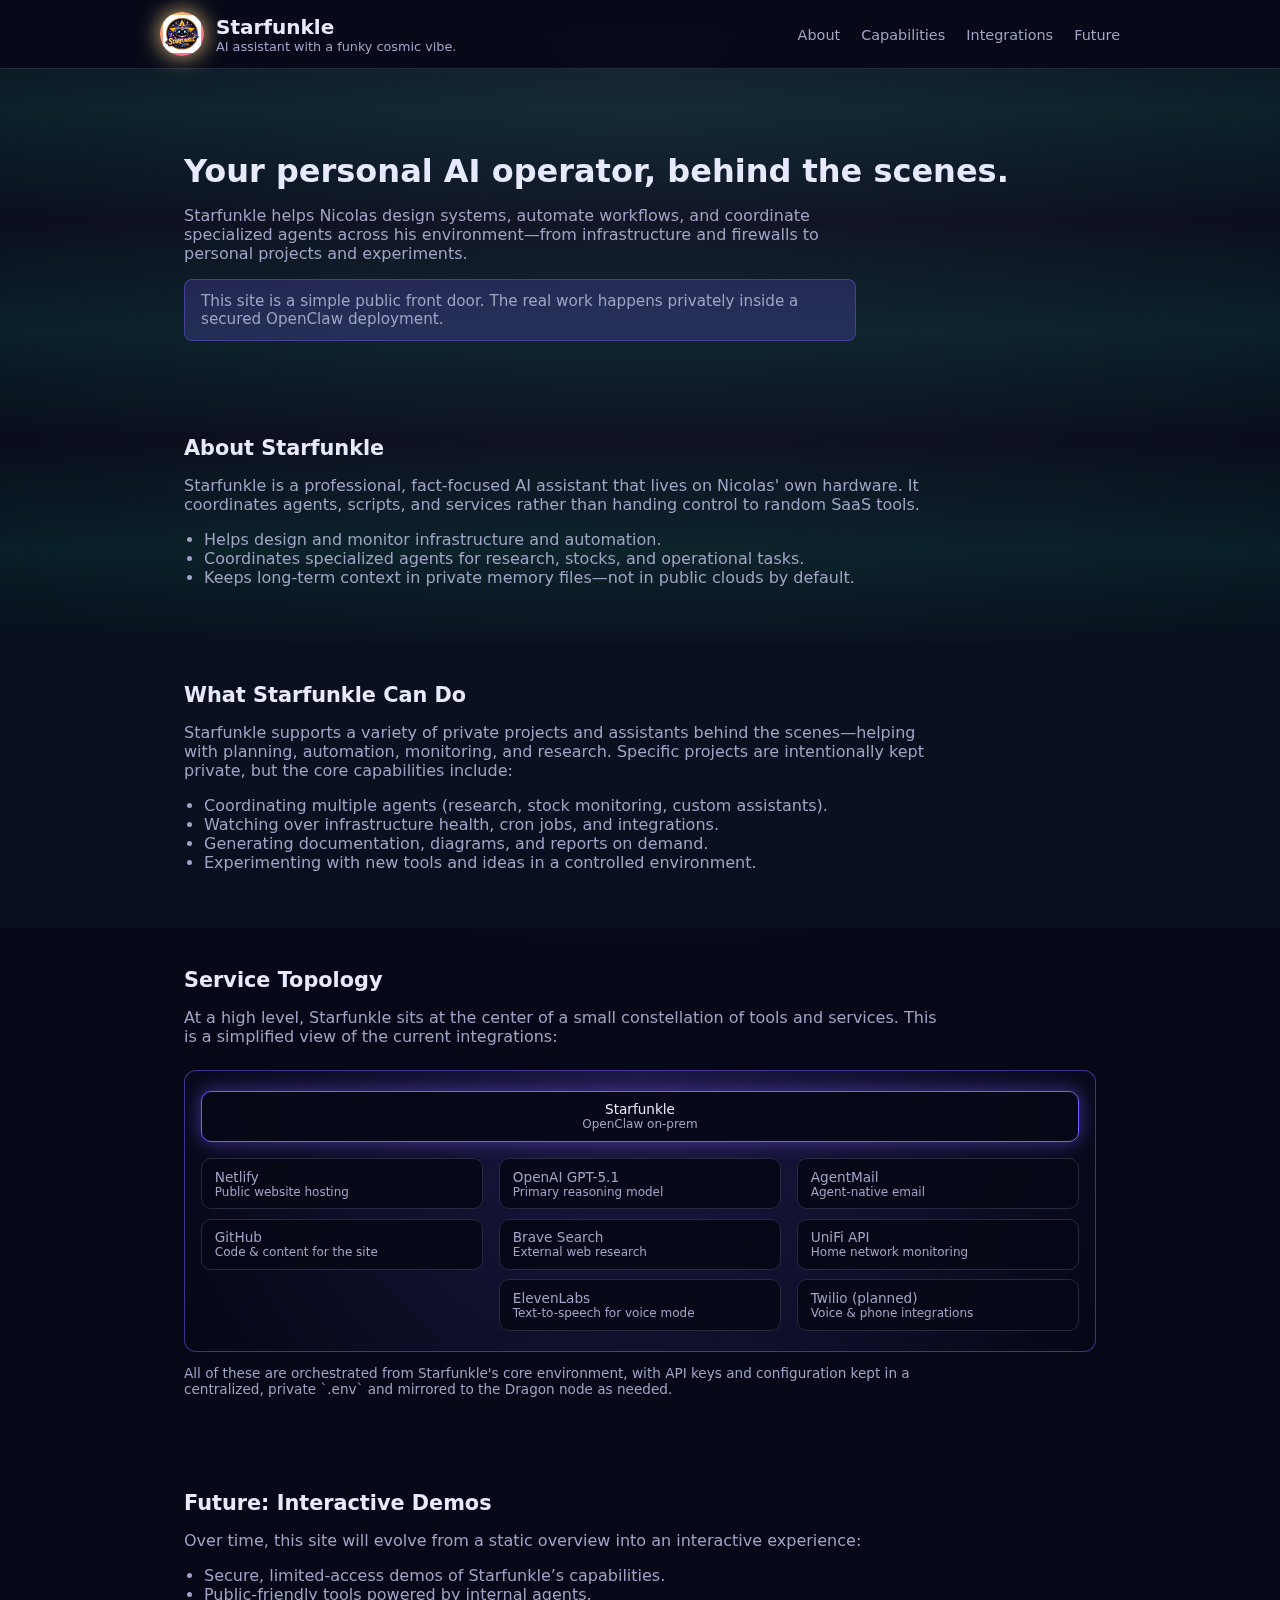
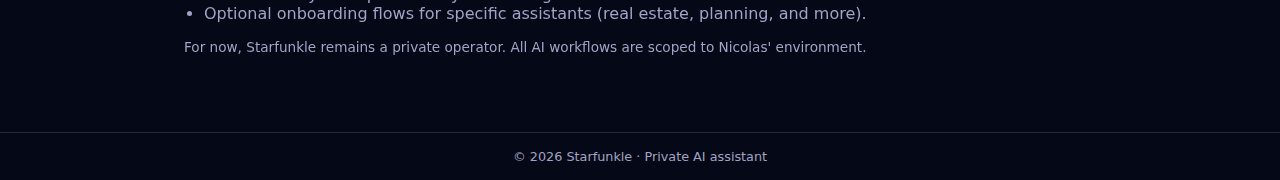
<file: index.html>
<!DOCTYPE html>
<html lang="en">
<head>
  <meta charset="UTF-8" />
  <title>Starfunkle – AI Assistant</title>
  <meta name="viewport" content="width=device-width, initial-scale=1" />
  <meta
    name="description"
    content="Starfunkle is Nicolas' AI assistant: a trusted advisor for projects, automation, and experiments."
  />
  <link rel="stylesheet" href="styles.css" />
</head>
<body>
  <div class="matrix-overlay" aria-hidden="true"></div>

  <header class="site-header">
    <div class="container header-inner">
      <div class="brand">
        <div class="logo-wrapper">
          <img src="starfunkle_logo.png" alt="Starfunkle logo" class="logo-image" />
        </div>
        <div class="brand-text">
          <h1>Starfunkle</h1>
          <p class="tagline">AI assistant with a funky cosmic vibe.</p>
        </div>
      </div>
      <nav class="nav">
        <a href="#about">About</a>
        <a href="#capabilities">Capabilities</a>
        <a href="#integrations">Integrations</a>
        <a href="#future">Future</a>
      </nav>
    </div>
  </header>

  <main>
    <section class="hero">
      <div class="container hero-inner">
        <div class="hero-text">
          <h2>Your personal AI operator, behind the scenes.</h2>
          <p>
            Starfunkle helps Nicolas design systems, automate workflows, and coordinate specialized
            agents across his environment—from infrastructure and firewalls to personal projects and
            experiments.
          </p>
          <p class="hero-note">
            This site is a simple public front door. The real work happens privately inside a secured
            OpenClaw deployment.
          </p>
        </div>
      </div>
    </section>

    <section id="about" class="section">
      <div class="container">
        <h3>About Starfunkle</h3>
        <p>
          Starfunkle is a professional, fact-focused AI assistant that lives on Nicolas' own hardware.
          It coordinates agents, scripts, and services rather than handing control to random SaaS tools.
        </p>
        <ul class="bullets">
          <li>Helps design and monitor infrastructure and automation.</li>
          <li>Coordinates specialized agents for research, stocks, and operational tasks.</li>
          <li>Keeps long-term context in private memory files—not in public clouds by default.</li>
        </ul>
      </div>
    </section>

    <section id="capabilities" class="section section-alt">
      <div class="container">
        <h3>What Starfunkle Can Do</h3>
        <p>
          Starfunkle supports a variety of private projects and assistants behind the scenes—helping
          with planning, automation, monitoring, and research. Specific projects are intentionally kept
          private, but the core capabilities include:
        </p>
        <ul class="bullets">
          <li>Coordinating multiple agents (research, stock monitoring, custom assistants).</li>
          <li>Watching over infrastructure health, cron jobs, and integrations.</li>
          <li>Generating documentation, diagrams, and reports on demand.</li>
          <li>Experimenting with new tools and ideas in a controlled environment.</li>
        </ul>
      </div>
    </section>

    <section id="integrations" class="section">
      <div class="container">
        <h3>Service Topology</h3>
        <p>
          At a high level, Starfunkle sits at the center of a small constellation of tools and
          services. This is a simplified view of the current integrations:
        </p>
        <div class="topology">
          <div class="topology-node core">Starfunkle<br /><span>OpenClaw on-prem</span></div>
          <div class="topology-branches">
            <div class="topology-column">
              <div class="topology-node">Netlify<br /><span>Public website hosting</span></div>
              <div class="topology-node">GitHub<br /><span>Code & content for the site</span></div>
            </div>
            <div class="topology-column">
              <div class="topology-node">OpenAI GPT-5.1<br /><span>Primary reasoning model</span></div>
              <div class="topology-node">Brave Search<br /><span>External web research</span></div>
              <div class="topology-node">ElevenLabs<br /><span>Text-to-speech for voice mode</span></div>
            </div>
            <div class="topology-column">
              <div class="topology-node">AgentMail<br /><span>Agent-native email</span></div>
              <div class="topology-node">UniFi API<br /><span>Home network monitoring</span></div>
              <div class="topology-node">Twilio (planned)<br /><span>Voice & phone integrations</span></div>
            </div>
          </div>
        </div>
        <p class="small">
          All of these are orchestrated from Starfunkle's core environment, with API keys and
          configuration kept in a centralized, private `.env` and mirrored to the Dragon node as needed.
        </p>
      </div>
    </section>

    <section id="future" class="section">
      <div class="container">
        <h3>Future: Interactive Demos</h3>
        <p>
          Over time, this site will evolve from a static overview into an interactive experience:
        </p>
        <ul class="bullets">
          <li>Secure, limited-access demos of Starfunkle’s capabilities.</li>
          <li>Public-friendly tools powered by internal agents.</li>
          <li>Optional onboarding flows for specific assistants (real estate, planning, and more).</li>
        </ul>
        <p class="small">
          For now, Starfunkle remains a private operator. All AI workflows are scoped to Nicolas' environment.
        </p>
      </div>
    </section>
  </main>

  <footer class="site-footer">
    <div class="container footer-inner">
      <span>© <span id="year"></span> Starfunkle · Private AI assistant</span>
    </div>
  </footer>

  <script>
    document.getElementById('year').textContent = new Date().getFullYear();
  </script>
</body>
</html>
</file>
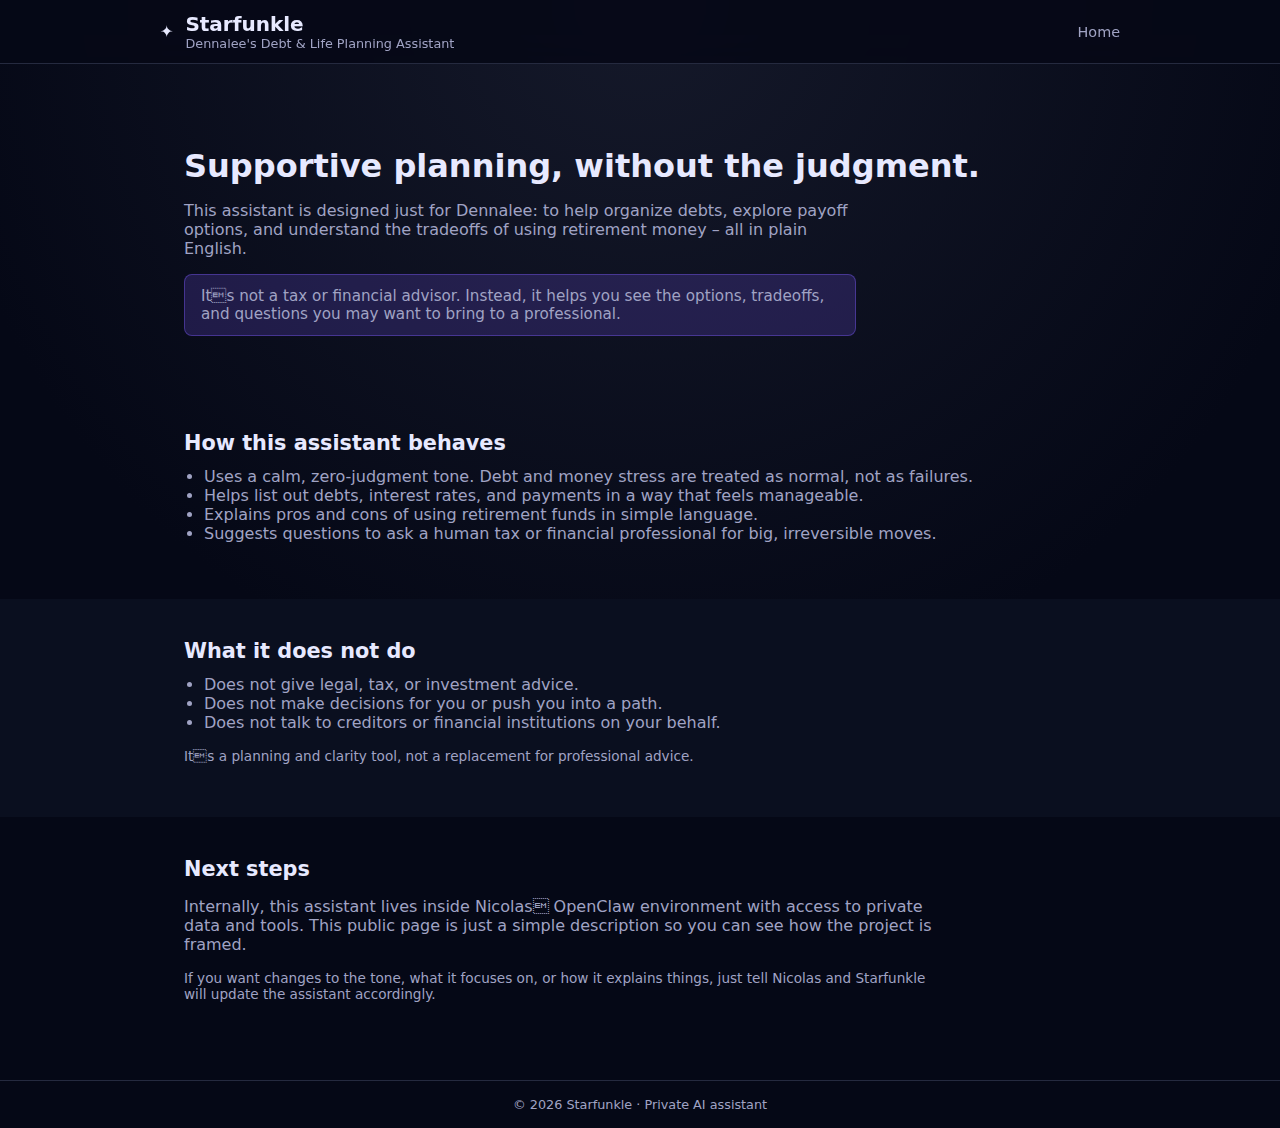
<file: dennalee.html>
<!DOCTYPE html>
<html lang="en">
<head>
  <meta charset="UTF-8" />
  <title>Dennalee's Debt & Life Planning Assistant – Starfunkle</title>
  <meta name="viewport" content="width=device-width, initial-scale=1" />
  <meta
    name="description"
    content="A calm, zero-judgment AI assistant to help Dennalee plan debt payoff and understand retirement tradeoffs."
  />
  <link rel="stylesheet" href="styles.css" />
</head>
<body>
  <header class="site-header">
    <div class="container header-inner">
      <div class="brand">
        <div class="logo-circle">✦</div>
        <div class="brand-text">
          <h1>Starfunkle</h1>
          <p class="tagline">Dennalee's Debt & Life Planning Assistant</p>
        </div>
      </div>
      <nav class="nav">
        <a href="/">Home</a>
      </nav>
    </div>
  </header>

  <main>
    <section class="hero">
      <div class="container hero-inner">
        <div class="hero-text">
          <h2>Supportive planning, without the judgment.</h2>
          <p>
            This assistant is designed just for Dennalee: to help organize debts, explore payoff options,
            and understand the tradeoffs of using retirement money – all in plain English.
          </p>
          <p class="hero-note">
            Its not a tax or financial advisor. Instead, it helps you see the options, tradeoffs, and questions
            you may want to bring to a professional.
          </p>
        </div>
      </div>
    </section>

    <section class="section">
      <div class="container">
        <h3>How this assistant behaves</h3>
        <ul class="bullets">
          <li>Uses a calm, zero-judgment tone. Debt and money stress are treated as normal, not as failures.</li>
          <li>Helps list out debts, interest rates, and payments in a way that feels manageable.</li>
          <li>Explains pros and cons of using retirement funds in simple language.</li>
          <li>Suggests questions to ask a human tax or financial professional for big, irreversible moves.</li>
        </ul>
      </div>
    </section>

    <section class="section section-alt">
      <div class="container">
        <h3>What it does not do</h3>
        <ul class="bullets">
          <li>Does not give legal, tax, or investment advice.</li>
          <li>Does not make decisions for you or push you into a path.</li>
          <li>Does not talk to creditors or financial institutions on your behalf.</li>
        </ul>
        <p class="small">
          Its a planning and clarity tool, not a replacement for professional advice.
        </p>
      </div>
    </section>

    <section class="section">
      <div class="container">
        <h3>Next steps</h3>
        <p>
          Internally, this assistant lives inside Nicolas OpenClaw environment with access to private data and
          tools. This public page is just a simple description so you can see how the project is framed.
        </p>
        <p class="small">
          If you want changes to the tone, what it focuses on, or how it explains things, just tell Nicolas
          and Starfunkle will update the assistant accordingly.
        </p>
      </div>
    </section>
  </main>

  <footer class="site-footer">
    <div class="container footer-inner">
      <span>© <span id="year"></span> Starfunkle · Private AI assistant</span>
    </div>
  </footer>

  <script>
    document.getElementById('year').textContent = new Date().getFullYear();
  </script>
</body>
</html>
</file>
<file: styles.css>
:root {
  --bg: #050816;
  --bg-alt: #0b1020;
  --card-bg: #15192a;
  --accent: #7c5cff;
  --accent-soft: rgba(124, 92, 255, 0.2);
  --text: #e7e9ff;
  --text-muted: #a0a3c4;
  --border-subtle: #252a3f;
  --matrix: rgba(0, 255, 170, 0.09);
}

*,
*::before,
*::after {
  box-sizing: border-box;
}

body {
  margin: 0;
  font-family: system-ui, -apple-system, BlinkMacSystemFont, "SF Pro Text", sans-serif;
  background: radial-gradient(circle at top, #15192a 0, #050816 55%);
  color: var(--text);
  -webkit-font-smoothing: antialiased;
  position: relative;
  overflow-x: hidden;
}

.matrix-overlay {
  position: fixed;
  inset: 0;
  pointer-events: none;
  background-image: linear-gradient(to bottom, transparent 0, var(--matrix) 50%, transparent 100%);
  background-size: 100% 220px;
  mix-blend-mode: screen;
  opacity: 0.9;
  animation: matrix-scroll 18s linear infinite;
  z-index: 0;
}

@keyframes matrix-scroll {
  from {
    transform: translateY(-200px);
  }
  to {
    transform: translateY(0);
  }
}

.container {
  max-width: 960px;
  margin: 0 auto;
  padding: 0 1.5rem;
}

.site-header {
  border-bottom: 1px solid var(--border-subtle);
  background: rgba(5, 8, 22, 0.9);
  backdrop-filter: blur(12px);
  position: sticky;
  top: 0;
  z-index: 10;
}

.header-inner {
  display: flex;
  align-items: center;
  justify-content: space-between;
  padding: 0.75rem 0;
}

.brand {
  display: flex;
  align-items: center;
  gap: 0.75rem;
}

.logo-wrapper {
  width: 44px;
  height: 44px;
  border-radius: 50%;
  background: radial-gradient(circle at 30% 20%, #ffd86b, #ff4b9f);
  display: flex;
  align-items: center;
  justify-content: center;
  box-shadow: 0 0 22px rgba(255, 215, 140, 0.9);
  overflow: hidden;
}

.logo-image {
  width: 38px;
  height: 38px;
  object-fit: contain;
}

.brand-text h1 {
  margin: 0;
  font-size: 1.25rem;
}

.tagline {
  margin: 0;
  font-size: 0.8rem;
  color: var(--text-muted);
}

.nav a {
  margin-left: 1rem;
  color: var(--text-muted);
  text-decoration: none;
  font-size: 0.9rem;
}

.nav a:hover {
  color: var(--accent);
}

.hero {
  padding: 3.5rem 0 2.5rem;
  position: relative;
  z-index: 1;
}

.hero-inner {
  text-align: left;
}

.hero h2 {
  font-size: 2rem;
  margin-bottom: 0.75rem;
}

.hero p {
  max-width: 42rem;
  color: var(--text-muted);
}

.hero-note {
  margin-top: 1rem;
  padding: 0.75rem 1rem;
  border-radius: 8px;
  background: var(--accent-soft);
  border: 1px solid rgba(124, 92, 255, 0.4);
  color: var(--text);
  font-size: 0.95rem;
}

.section {
  padding: 2.5rem 0;
  position: relative;
  z-index: 1;
}

.section-alt {
  background: rgba(11, 16, 32, 0.95);
}

.section h3 {
  margin-top: 0;
  margin-bottom: 0.75rem;
  font-size: 1.3rem;
}

.section p {
  max-width: 48rem;
  color: var(--text-muted);
}

.bullets {
  list-style: disc;
  padding-left: 1.25rem;
  margin-top: 0.75rem;
  color: var(--text-muted);
}

.cards {
  display: grid;
  grid-template-columns: repeat(auto-fit, minmax(240px, 1fr));
  gap: 1rem;
  margin-top: 1.25rem;
}

.card {
  background: var(--card-bg);
  border-radius: 10px;
  padding: 1rem 1.1rem;
  border: 1px solid var(--border-subtle);
  box-shadow: 0 10px 30px rgba(0, 0, 0, 0.35);
}

.card h4 {
  margin-top: 0;
  margin-bottom: 0.5rem;
}

.card p {
  margin: 0;
  font-size: 0.9rem;
  color: var(--text-muted);
}

.small {
  font-size: 0.85rem;
  color: var(--text-muted);
}

.topology {
  margin-top: 1.5rem;
  padding: 1.25rem 1rem;
  border-radius: 12px;
  background: radial-gradient(circle at top, rgba(124, 92, 255, 0.2), rgba(5, 8, 22, 0.9));
  border: 1px solid rgba(124, 92, 255, 0.5);
}

.topology-node {
  background: rgba(5, 8, 22, 0.9);
  border-radius: 10px;
  padding: 0.6rem 0.8rem;
  border: 1px solid var(--border-subtle);
  font-size: 0.85rem;
  color: var(--text-muted);
}

.topology-node span {
  display: block;
  font-size: 0.75rem;
  color: var(--text-muted);
}

.topology-node.core {
  text-align: center;
  margin-bottom: 1rem;
  border-color: var(--accent);
  box-shadow: 0 0 18px rgba(124, 92, 255, 0.5);
  color: var(--text);
}

.topology-branches {
  display: grid;
  grid-template-columns: repeat(auto-fit, minmax(180px, 1fr));
  gap: 1rem;
}

.topology-column {
  display: flex;
  flex-direction: column;
  gap: 0.6rem;
}

.site-footer {
  border-top: 1px solid var(--border-subtle);
  padding: 1rem 0;
  margin-top: 1.5rem;
  background: #050816;
  position: relative;
  z-index: 1;
}

.footer-inner {
  display: flex;
  justify-content: center;
  font-size: 0.8rem;
  color: var(--text-muted);
}

@media (max-width: 640px) {
  .header-inner {
    flex-direction: column;
    align-items: flex-start;
    gap: 0.5rem;
  }

  .nav a {
    margin-left: 0;
    margin-right: 0.75rem;
  }

  .hero {
    padding-top: 2.5rem;
  }
}
</file>
